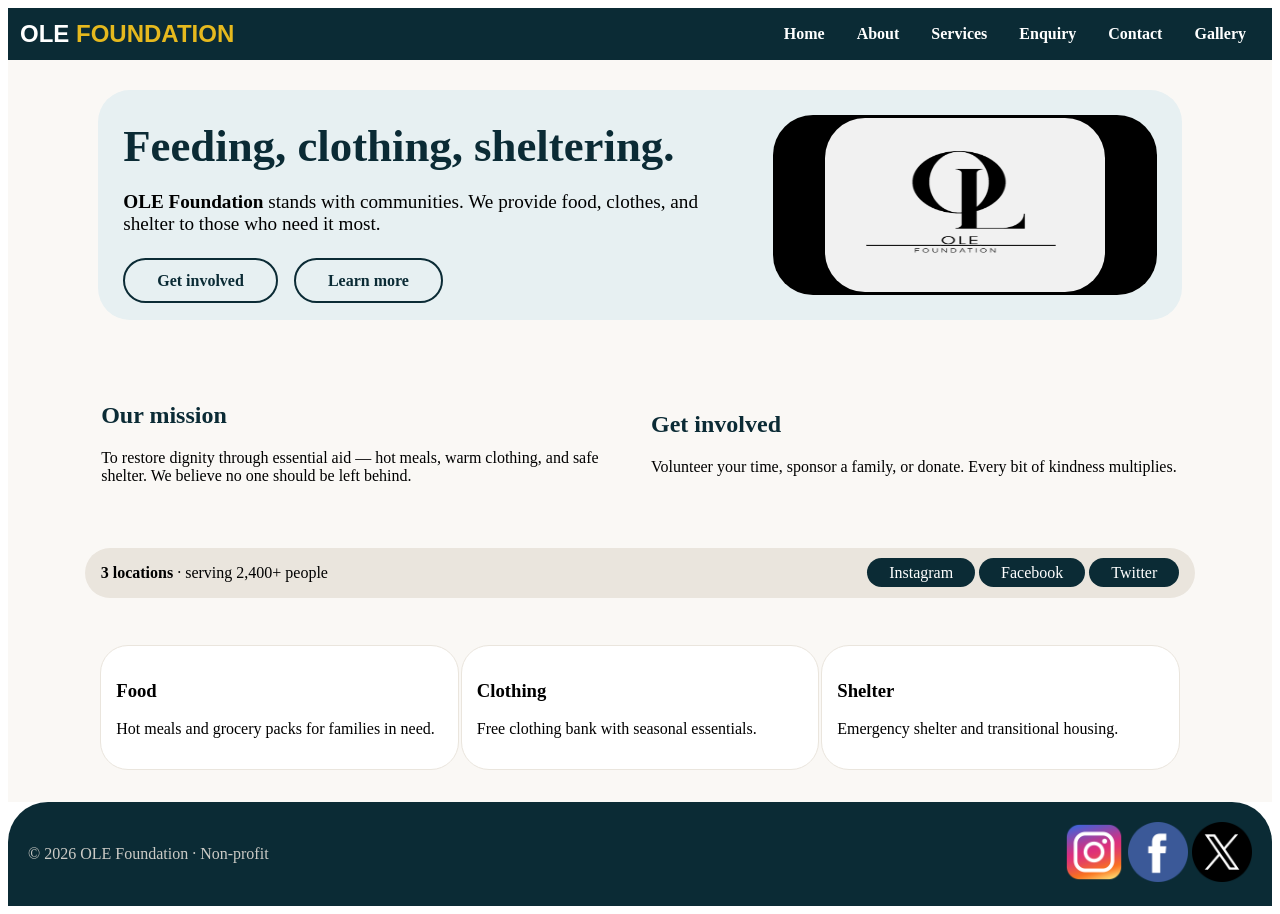
<file: index.html>
<!DOCTYPE html>
<html lang="en">
<head>
  <meta charset="UTF-8">
  <meta name="viewport" content="width=device-width, initial-scale=1.0">
  <title>OLE Foundation · Home</title>
  <!-- pure HTML, no CSS, no JavaScript — only structural elements and inline attributes -->
</head>
<body>

  <!-- ===== HEADER & NAVIGATION ===== -->
  <header>
    <table width="100%" cellpadding="12" cellspacing="0" bgcolor="#0b2b35">
      <tr>
        <td width="40%">
          <font color="white" size="5" face="Arial"><b>OLE <font color="#e6b91e">FOUNDATION</font></b></font>
        </td>
        <td align="right">
        
          <a href="index.html" style="color:white; text-decoration:none; padding:0 14px; font-weight:bold;">Home</a>
          <a href="about.html" style="color:white; text-decoration:none; padding:0 14px; font-weight:bold;">About</a>
          <a href="services.html" style="color:white; text-decoration:none; padding:0 14px; font-weight:bold;">Services</a>
          <a href="enquiry.html" style="color:white; text-decoration:none; padding:0 14px; font-weight:bold;">Enquiry</a>
          <a href="Contact.html" style="color:white; text-decoration:none; padding:0 14px; font-weight:bold;">Contact</a>
          <a href="gallery.html" style="color:white; text-decoration:none; padding:0 14px; font-weight:bold;">Gallery</a>
          
        </td>
      </tr>
    </table>
  </header>

  <!-- ===== HOMEPAGE CONTENT ===== -->
  <main>
    <!-- hero section -->
    <table width="100%" cellpadding="30" cellspacing="0" bgcolor="#faf8f5">
      <tr>
        <td align="center">
          <table width="90%" cellpadding="25" cellspacing="0" bgcolor="#e7f0f2" style="border-radius:32px;">
            <tr>
              <td width="60%">
                <h1 style="color:#0b2b35; font-size:2.8rem; margin:0 0 8px 0;">Feeding, clothing, sheltering.</h1>
                <p style="font-size:1.2rem;"><strong>OLE Foundation</strong> stands with communities. We provide food, clothes, and shelter to those who need it most.</p>
                <br>
                <!-- call to action buttons -->
                <a href="enquiry.html" style="background:transparent; color:#0b2b35; padding:12px 32px; border-radius:60px; text-decoration:none; font-weight:bold; border:2px solid #0b2b35">Get involved</a>
                &nbsp;&nbsp;
                <a href="about.html" style="background:transparent; color:#0b2b35; padding:12px 32px; border-radius:60px; text-decoration:none; font-weight:bold; border:2px solid #0b2b35;">Learn more</a>
              </td>
              <td width="40%" align="center">
                <!-- hero image placeholder (pure HTML) -->
                <table width="100%" height="180"  style="background-color: black; display: flex; border-radius:40px; justify-content: center;">
                  <tr aria-orientation="horizontal" style="align-items: center;">
                    <td><img src="images/Screenshot 2026-08-13 101041.png" height="174" width="280" style="border-radius: 40px;" /></td>
                  </tr>
                </table>
              </td>
            </tr>
          </table>
        </td>
      </tr>
    </table>

    <!-- mission & get involved row -->
    <table width="100%" cellpadding="20" cellspacing="0" bgcolor="#faf8f5">
      <tr>
        <td align="center">
          <table width="90%" cellpadding="10">
            <tr>
              <td width="50%">
                <h2 style="color:#0b2b35;">Our mission</h2>
                <p>To restore dignity through essential aid — hot meals, warm clothing, and safe shelter. We believe no one should be left behind.</p>
              </td>
              <td width="50%">
                <h2 style="color:#0b2b35;">Get involved</h2>
                <p>Volunteer your time, sponsor a family, or donate. Every bit of kindness multiplies.</p>
              </td>
            </tr>
          </table>
        </td>
      </tr>
    </table>

    <!-- social proof / quick info bar -->
    <table width="100%" cellpadding="15" cellspacing="0" bgcolor="#faf8f5">
      <tr>
        <td align="center">
          <table width="90%" cellpadding="14" bgcolor="#eae5dd" style="border-radius:60px;">
            <tr>
              <td><strong>3 locations</strong> · serving 2,400+ people</td>
              <td align="right">
                <a href="https://www.instagram.com/accounts/login/?hl=en" style="background:#0b2b35; color:white; padding:6px 22px; border-radius:60px; text-decoration:none;">Instagram</a>
                <a href="https://web.facebook.com/?_rdc=1&_rdr#" style="background:#0b2b35; color:white; padding:6px 22px; border-radius:60px; text-decoration:none;">Facebook</a>
                <a href="https://x.com/" style="background:#0b2b35; color:white; padding:6px 22px; border-radius:60px; text-decoration:none;">Twitter</a>
              </td>
            </tr>
          </table>
        </td>
      </tr>
    </table>

    <!-- extra: core values / short highlights (optional but adds structure) -->
    <table width="100%" cellpadding="30" cellspacing="0" bgcolor="#faf8f5">
      <tr>
        <td align="center">
          <table width="90%" cellpadding="15">
            <tr>
              <td width="33%" bgcolor="white" style="border-radius:28px; border:1px solid #eae5dd;">
                <h3>Food</h3>
                <p>Hot meals and grocery packs for families in need.</p>
              </td>
              <td width="33%" bgcolor="white" style="border-radius:28px; border:1px solid #eae5dd;">
                <h3>Clothing</h3>
                <p>Free clothing bank with seasonal essentials.</p>
              </td>
              <td width="33%" bgcolor="white" style="border-radius:28px; border:1px solid #eae5dd;">
                <h3>Shelter</h3>
                <p>Emergency shelter and transitional housing.</p>
              </td>
            </tr>
          </table>
        </td>
      </tr>
    </table>
  </main>

  <!-- ===== FOOTER ===== -->
  <footer>
    <table width="100%" cellpadding="20" cellspacing="0" bgcolor="#0b2b35" style="border-radius:40px 40px 0 0;">
      <tr>
        <td width="50%">
          <font color="#cccbc6">© 2026 OLE Foundation · Non-profit</font>
        </td>
        <td align="right">
          <img src="images/instagram.png" height="60" width="60" onclick="window.location.href='https://www.instagram.com/accounts/login/?hl=en'"/>
          <img src="images/facebook.png" height="60" width="60" onclick="window.location.href='https://web.facebook.com/?_rdc=1&_rdr#'"/>
          <img src="images/twitter.png" height="60" width="60" onclick="window.location.href='https://x.com/'"/>
          
        </td>
      </tr>
    </table>
  </footer>

</body>
</html>
</file>
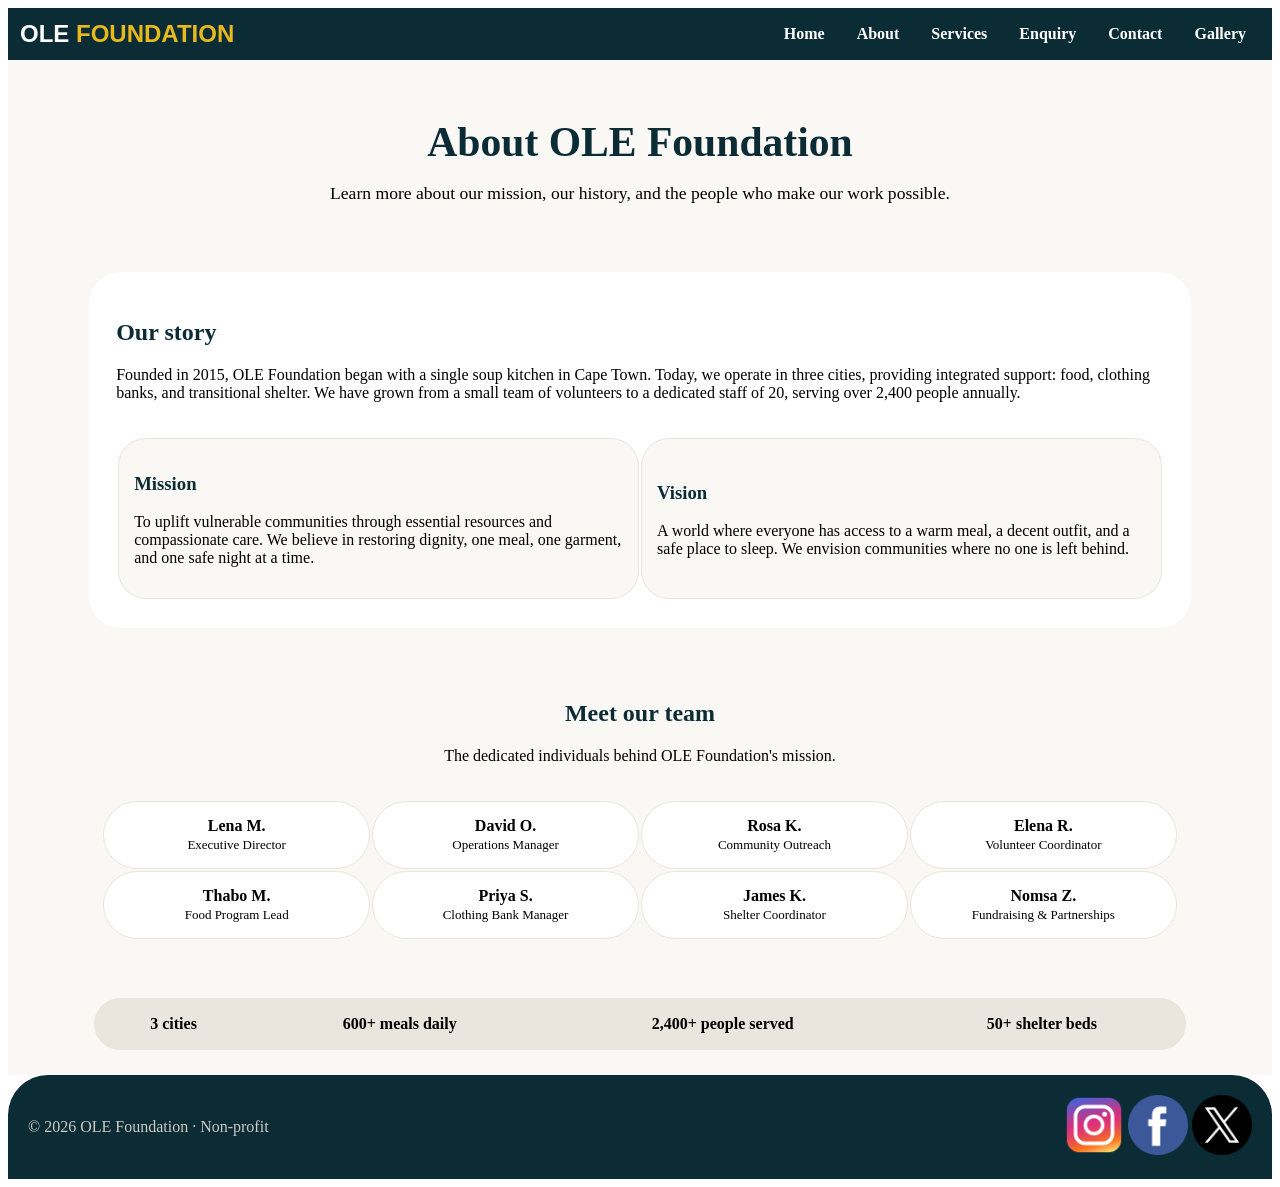
<file: about.html>
<!DOCTYPE html>
<html lang="en">
<head>
    <meta charset="UTF-8">
    <meta name="viewport" content="width=device-width, initial-scale=1.0">
    <title>OLE Foundation · About</title>
    <!-- pure HTML, no CSS, no JavaScript — only structural elements and inline attributes -->
</head>
<body>

    <!-- ===== HEADER & NAVIGATION ===== -->
    <header>
        <table width="100%" cellpadding="12" cellspacing="0" bgcolor="#0b2b35">
            <tr>
                <td width="40%">
                    <font color="white" size="5" face="Arial"><b>OLE <font color="#e6b91e">FOUNDATION</font></b></font>
                </td>
                <td align="right">
                    <a href="index.html" style="color:white; text-decoration:none; padding:0 14px; font-weight:bold;">Home</a>
          <a href="about.html" style="color:white; text-decoration:none; padding:0 14px; font-weight:bold;">About</a>
          <a href="services.html" style="color:white; text-decoration:none; padding:0 14px; font-weight:bold;">Services</a>
          <a href="enquiry.html" style="color:white; text-decoration:none; padding:0 14px; font-weight:bold;">Enquiry</a>
          <a href="Contact.html" style="color:white; text-decoration:none; padding:0 14px; font-weight:bold;">Contact</a>
          <a href="gallery.html" style="color:white; text-decoration:none; padding:0 14px; font-weight:bold;">Gallery</a>
           </td>
                </td>
            </tr>
        </table>
    </header>

    <!-- ===== ABOUT PAGE CONTENT ===== -->
    <main>
        <!-- page title & intro -->
        <table width="100%" cellpadding="30" cellspacing="0" bgcolor="#faf8f5">
            <tr>
                <td align="center">
                    <h1 style="color:#0b2b35; font-size:2.6rem; margin-bottom:10px;">About OLE Foundation</h1>
                    <p style="font-size:1.1rem; max-width:800px;">Learn more about our mission, our history, and the people who make our work possible.</p>
                </td>
            </tr>
        </table>

        <!-- story + mission/vision -->
        <table width="100%" cellpadding="20" cellspacing="0" bgcolor="#faf8f5">
            <tr>
                <td align="center">
                    <table width="90%" bgcolor="white" cellpadding="25" style="border-radius:32px;">
                        <tr>
                            <td>
                                <h2 style="color:#0b2b35;">Our story</h2>
                                <p>Founded in 2015, OLE Foundation began with a single soup kitchen in Cape Town. Today, we operate in three cities, providing integrated support: food, clothing banks, and transitional shelter. We have grown from a small team of volunteers to a dedicated staff of 20, serving over 2,400 people annually.</p>
                                <br>
                                <table width="100%" cellpadding="15">
                                    <tr>
                                        <td width="50%" bgcolor="#faf8f5" style="border-radius:28px; border:1px solid #eae5dd;">
                                            <h3 style="color:#0b2b35;">Mission</h3>
                                            <p>To uplift vulnerable communities through essential resources and compassionate care. We believe in restoring dignity, one meal, one garment, and one safe night at a time.</p>
                                        </td>
                                        <td width="50%" bgcolor="#faf8f5" style="border-radius:28px; border:1px solid #eae5dd;">
                                            <h3 style="color:#0b2b35;">Vision</h3>
                                            <p>A world where everyone has access to a warm meal, a decent outfit, and a safe place to sleep. We envision communities where no one is left behind.</p>
                                        </td>
                                    </tr>
                                </table>
                            </td>
                        </tr>
                    </table>
                </td>
            </tr>
        </table>

        <!-- team section -->
        <table width="100%" cellpadding="20" cellspacing="0" bgcolor="#faf8f5">
            <tr>
                <td align="center">
                    <table width="90%" cellpadding="10">
                        <tr>
                            <td>
                                <h2 style="color:#0b2b35; text-align:center;">Meet our team</h2>
                                <p style="text-align:center;">The dedicated individuals behind OLE Foundation's mission.</p>
                                <br>
                                <!-- team members in a table -->
                                <table width="100%" cellpadding="12">
                                    <tr>
                                        <td width="25%" align="center" bgcolor="white" style="border-radius:60px; border:1px solid #eae5dd; padding:15px 5px;">
                                            
                                            <strong>Lena M.</strong><br>
                                            <font size="2">Executive Director</font>
                                        </td>
                                        <td width="25%" align="center" bgcolor="white" style="border-radius:60px; border:1px solid #eae5dd; padding:15px 5px;">
                                            
                                            <strong>David O.</strong><br>
                                            <font size="2">Operations Manager</font>
                                        </td>
                                        <td width="25%" align="center" bgcolor="white" style="border-radius:60px; border:1px solid #eae5dd; padding:15px 5px;">
                                            
                                            <strong>Rosa K.</strong><br>
                                            <font size="2">Community Outreach</font>
                                        </td>
                                        <td width="25%" align="center" bgcolor="white" style="border-radius:60px; border:1px solid #eae5dd; padding:15px 5px;">
                                            
                                            <strong>Elena R.</strong><br>
                                            <font size="2">Volunteer Coordinator</font>
                                        </td>
                                    </tr>
                                    <tr>
                                        <td align="center" bgcolor="white" style="border-radius:60px; border:1px solid #eae5dd; padding:15px 5px;">
                                            
                                            <strong>Thabo M.</strong><br>
                                            <font size="2">Food Program Lead</font>
                                        </td>
                                        <td align="center" bgcolor="white" style="border-radius:60px; border:1px solid #eae5dd; padding:15px 5px;">
                                            
                                            <strong>Priya S.</strong><br>
                                            <font size="2">Clothing Bank Manager</font>
                                        </td>
                                        <td align="center" bgcolor="white" style="border-radius:60px; border:1px solid #eae5dd; padding:15px 5px;">
                                            
                                            <strong>James K.</strong><br>
                                            <font size="2">Shelter Coordinator</font>
                                        </td>
                                        <td align="center" bgcolor="white" style="border-radius:60px; border:1px solid #eae5dd; padding:15px 5px;">
                                            
                                            <strong>Nomsa Z.</strong><br>
                                            <font size="2">Fundraising &amp; Partnerships</font>
                                        </td>
                                    </tr>
                                </table>
                            </td>
                        </tr>
                    </table>
                </td>
            </tr>
        </table>

        <!-- impact / stats section (extra) -->
        <table width="100%" cellpadding="25" cellspacing="0" bgcolor="#faf8f5">
            <tr>
                <td align="center">
                    <table width="90%" cellpadding="15" bgcolor="#eae5dd" style="border-radius:60px;">
                        <tr>
                            <td align="center"><strong> 3 cities</strong></td>
                            <td align="center"><strong> 600+ meals daily</strong></td>
                            <td align="center"><strong> 2,400+ people served</strong></td>
                            <td align="center"><strong> 50+ shelter beds</strong></td>
                        </tr>
                    </table>
                </td>
            </tr>
        </table>
    </main>

    <!-- ===== FOOTER ===== -->
    <footer>
        <table width="100%" cellpadding="20" cellspacing="0" bgcolor="#0b2b35" style="border-radius:40px 40px 0 0;">
            <tr>
                <td width="50%">
                    <font color="#cccbc6">© 2026 OLE Foundation · Non-profit</font>
                </td>
               <td align="right">
          <img src="images/instagram.png" height="60" width="60" onclick="window.location.href='https://www.instagram.com/accounts/login/?hl=en'"/>
          <img src="images/facebook.png" height="60" width="60" onclick="window.location.href='https://web.facebook.com/?_rdc=1&_rdr#'"/>
          <img src="images/twitter.png" height="60" width="60" onclick="window.location.href='https://x.com/'"/>
          
        </td>
            </tr>
        </table>
    </footer>

</body>
</html>
</file>
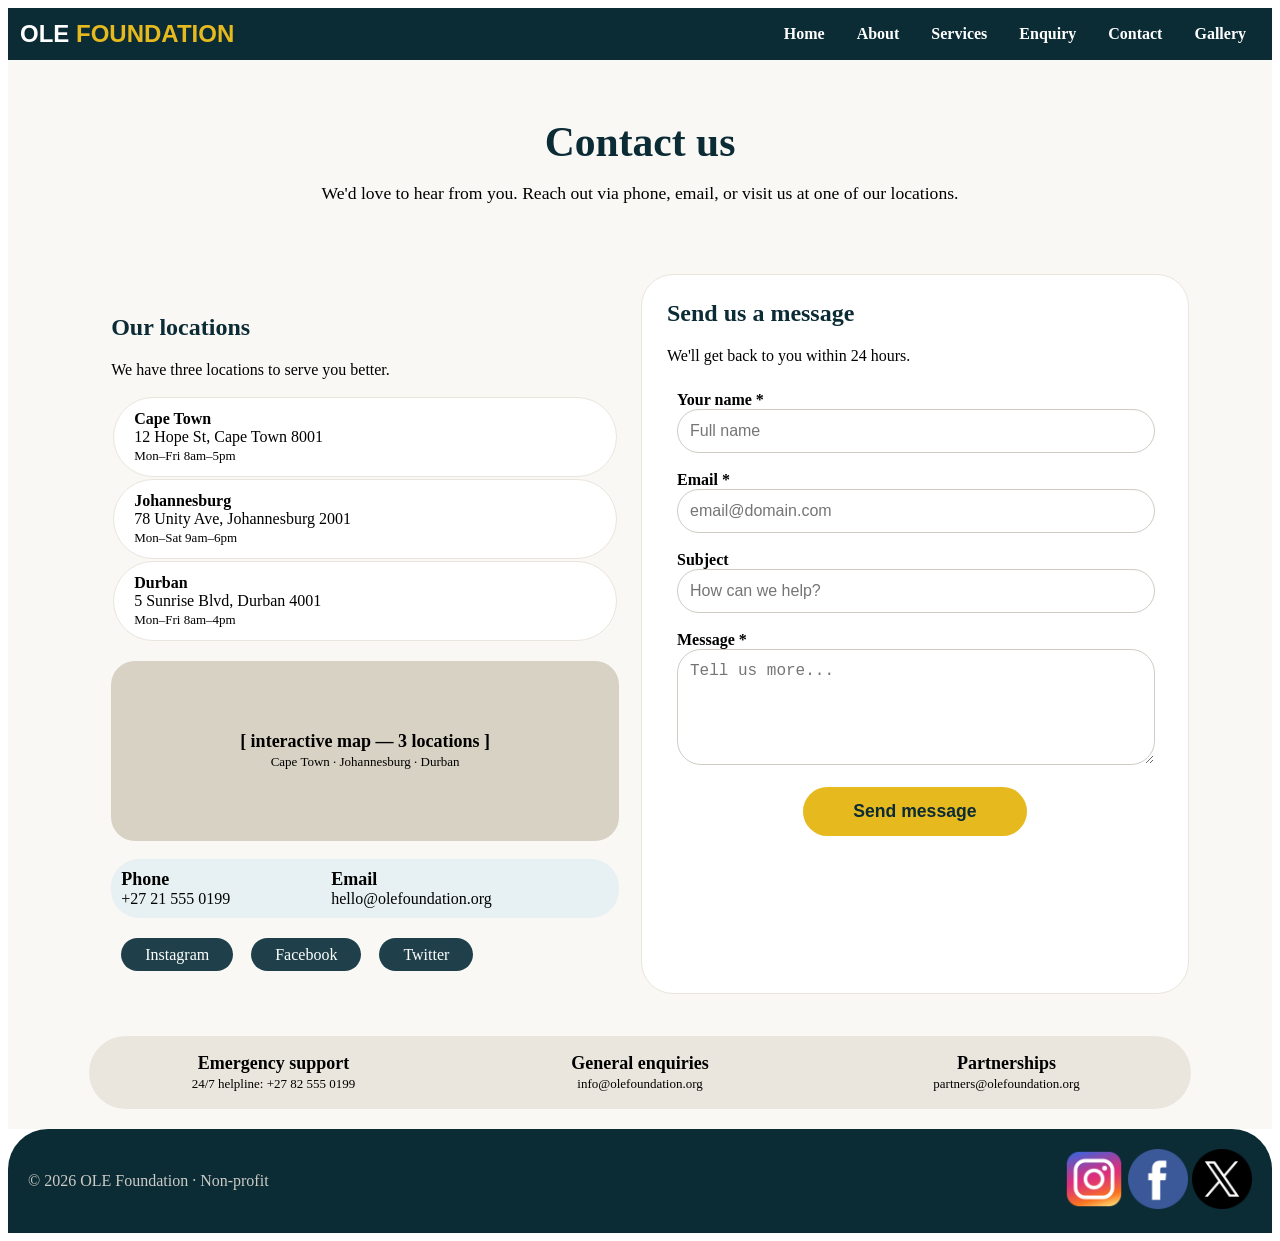
<file: Contact.html>
<!DOCTYPE html>
<html lang="en">
<head>
    <meta charset="UTF-8">
    <meta name="viewport" content="width=device-width, initial-scale=1.0">
    <title>OLE Foundation · Contact</title>
    <!-- pure HTML, no CSS, no JavaScript — only structural elements and inline attributes -->
</head>
<body>

    <!-- ===== HEADER & NAVIGATION ===== -->
    <header>
        <table width="100%" cellpadding="12" cellspacing="0" bgcolor="#0b2b35">
            <tr>
                <td width="40%">
                    <font color="white" size="5" face="Arial"><b>OLE <font color="#e6b91e">FOUNDATION</font></b></font>
                </td>
                <td align="right">
                     <a href="index.html" style="color:white; text-decoration:none; padding:0 14px; font-weight:bold;">Home</a>
          <a href="about.html" style="color:white; text-decoration:none; padding:0 14px; font-weight:bold;">About</a>
          <a href="services.html" style="color:white; text-decoration:none; padding:0 14px; font-weight:bold;">Services</a>
          <a href="enquiry.html" style="color:white; text-decoration:none; padding:0 14px; font-weight:bold;">Enquiry</a>
          <a href="Contact.html" style="color:white; text-decoration:none; padding:0 14px; font-weight:bold;">Contact</a>
          <a href="gallery.html" style="color:white; text-decoration:none; padding:0 14px; font-weight:bold;">Gallery</a>
           </td>
                </td>
            </tr>
        </table>
    </header>

    <!-- ===== CONTACT PAGE CONTENT ===== -->
    <main>

        <!-- page title -->
        <table width="100%" cellpadding="30" cellspacing="0" bgcolor="#faf8f5">
            <tr>
                <td align="center">
                    <h1 style="color:#0b2b35; font-size:2.6rem; margin-bottom:6px;">Contact us</h1>
                    <p style="font-size:1.1rem;">We'd love to hear from you. Reach out via phone, email, or visit us at one of our locations.</p>
                </td>
            </tr>
        </table>

        <!-- main contact section: locations + form -->
        <table width="100%" cellpadding="20" cellspacing="0" bgcolor="#faf8f5">
            <tr>
                <td align="center">
                    <table width="90%" cellpadding="20">
                        <tr valign="top">
                            <!-- left column: locations & contact info -->
                            <td width="50%">
                                <h2 style="color:#0b2b35;">Our locations</h2>
                                <p>We have three locations to serve you better.</p>

                                <!-- location cards -->
                                <table width="100%" cellpadding="10">
                                    <tr>
                                        <td bgcolor="white" style="border-radius:60px; border:1px solid #eae5dd; padding:12px 20px;">
                                            <b>Cape Town</b><br>
                                            12 Hope St, Cape Town 8001<br>
                                            <font size="2">Mon–Fri 8am–5pm</font>
                                        </td>
                                    </tr>
                                    <tr>
                                        <td bgcolor="white" style="border-radius:60px; border:1px solid #eae5dd; padding:12px 20px;">
                                            <b>Johannesburg</b><br>
                                            78 Unity Ave, Johannesburg 2001<br>
                                            <font size="2">Mon–Sat 9am–6pm</font>
                                        </td>
                                    </tr>
                                    <tr>
                                        <td bgcolor="white" style="border-radius:60px; border:1px solid #eae5dd; padding:12px 20px;">
                                            <b>Durban</b><br>
                                            5 Sunrise Blvd, Durban 4001<br>
                                            <font size="2">Mon–Fri 8am–4pm</font>
                                        </td>
                                    </tr>
                                </table>

                                <!-- map placeholder -->
                                <br>
                                <table width="100%" height="180" bgcolor="#d8d2c4" style="border-radius:24px;">
                                    <tr>
                                        <td align="center">
                                            <font size="4"><b>[ interactive map — 3 locations ]</b></font><br>
                                            <font size="2">Cape Town · Johannesburg · Durban</font>
                                        </td>
                                    </tr>
                                </table>

                                <!-- contact details -->
                                <br>
                                <table width="100%" cellpadding="8" bgcolor="#e7f0f2" style="border-radius:28px;">
                                    <tr>
                                        <td>
                                            <font size="4"><b>Phone</b></font><br>
                                            +27 21 555 0199
                                        </td>
                                        <td>
                                            <font size="4"><b>Email</b></font><br>
                                            hello@olefoundation.org
                                        </td>
                                    </tr>
                                </table>

                                <!-- social media links -->
                                <br>
                                <table cellpadding="8">
                                    <tr>
                                        <td><a href="https://www.instagram.com/accounts/login/?hl=en" style="background:#1f404b; color:white; padding:8px 24px; border-radius:60px; text-decoration:none;">Instagram</a></td>
                                        <td><a href="https://web.facebook.com/?_rdc=1&_rdr#" style="background:#1f404b; color:white; padding:8px 24px; border-radius:60px; text-decoration:none;">Facebook</a></td>
                                        <td><a href="https://x.com/" style="background:#1f404b; color:white; padding:8px 24px; border-radius:60px; text-decoration:none;">Twitter</a></td>
                                        
                                    </tr>
                                </table>
                            </td>

                            <!-- right column: contact form -->
                            <td width="50%" bgcolor="white" style="border-radius:32px; padding:25px; border:1px solid #eae5dd;">
                                <h2 style="color:#0b2b35; margin-top:0;">Send us a message</h2>
                                <p>We'll get back to you within 24 hours.</p>

                                <form>
                                    <table width="100%" cellpadding="8">
                                        <tr>
                                            <td>
                                                <label><b>Your name *</b></label><br>
                                                <input type="text" placeholder="Full name" style="width:95%; padding:12px; border-radius:40px; border:1px solid #d0ccc4; font-size:1rem;" required>
                                            </td>
                                        </tr>
                                        <tr>
                                            <td>
                                                <label><b>Email *</b></label><br>
                                                <input type="email" placeholder="email@domain.com" style="width:95%; padding:12px; border-radius:40px; border:1px solid #d0ccc4; font-size:1rem;" required>
                                            </td>
                                        </tr>
                                        <tr>
                                            <td>
                                                <label><b>Subject</b></label><br>
                                                <input type="text" placeholder="How can we help?" style="width:95%; padding:12px; border-radius:40px; border:1px solid #d0ccc4; font-size:1rem;">
                                            </td>
                                        </tr>
                                        <tr>
                                            <td>
                                                <label><b>Message *</b></label><br>
                                                <textarea rows="5" placeholder="Tell us more..." style="width:95%; padding:12px; border-radius:24px; border:1px solid #d0ccc4; font-size:1rem; resize:vertical;" required></textarea>
                                            </td>
                                        </tr>
                                        <tr>
                                            <td align="center">
                                                <button type="submit" style="background:#e6b91e; color:#0b2b35; padding:14px 50px; border-radius:60px; border:none; font-weight:bold; font-size:1.1rem; cursor:pointer;">Send message</button>
                                            </td>
                                        </tr>
                                    </table>
                                </form>
                            </td>
                        </tr>
                    </table>
                </td>
            </tr>
        </table>

        <!-- quick help / emergency contact -->
        <table width="100%" cellpadding="20" cellspacing="0" bgcolor="#faf8f5">
            <tr>
                <td align="center">
                    <table width="90%" cellpadding="15" bgcolor="#eae5dd" style="border-radius:60px;">
                        <tr>
                            <td align="center" width="33%">
                                <font size="4"><b>Emergency support</b></font><br>
                                <font size="2">24/7 helpline: +27 82 555 0199</font>
                            </td>
                            <td align="center" width="33%">
                                <font size="4"><b>General enquiries</b></font><br>
                                <font size="2">info@olefoundation.org</font>
                            </td>
                            <td align="center" width="33%">
                                <font size="4"><b>Partnerships</b></font><br>
                                <font size="2">partners@olefoundation.org</font>
                            </td>
                        </tr>
                    </table>
                </td>
            </tr>
        </table>

    </main>

    <!-- ===== FOOTER ===== -->
    <footer>
        <table width="100%" cellpadding="20" cellspacing="0" bgcolor="#0b2b35" style="border-radius:40px 40px 0 0;">
            <tr>
                <td width="50%">
                    <font color="#cccbc6">© 2026 OLE Foundation · Non-profit</font>
                </td>
                <td align="right">
          <img src="images/instagram.png" height="60" width="60" onclick="window.location.href='https://www.instagram.com/accounts/login/?hl=en'"/>
          <img src="images/facebook.png" height="60" width="60" onclick="window.location.href='https://web.facebook.com/?_rdc=1&_rdr#'"/>
          <img src="images/twitter.png" height="60" width="60" onclick="window.location.href='https://x.com/'"/>
          
        </td>
            </tr>
        </table>
    </footer>

</body>
</html>
</file>
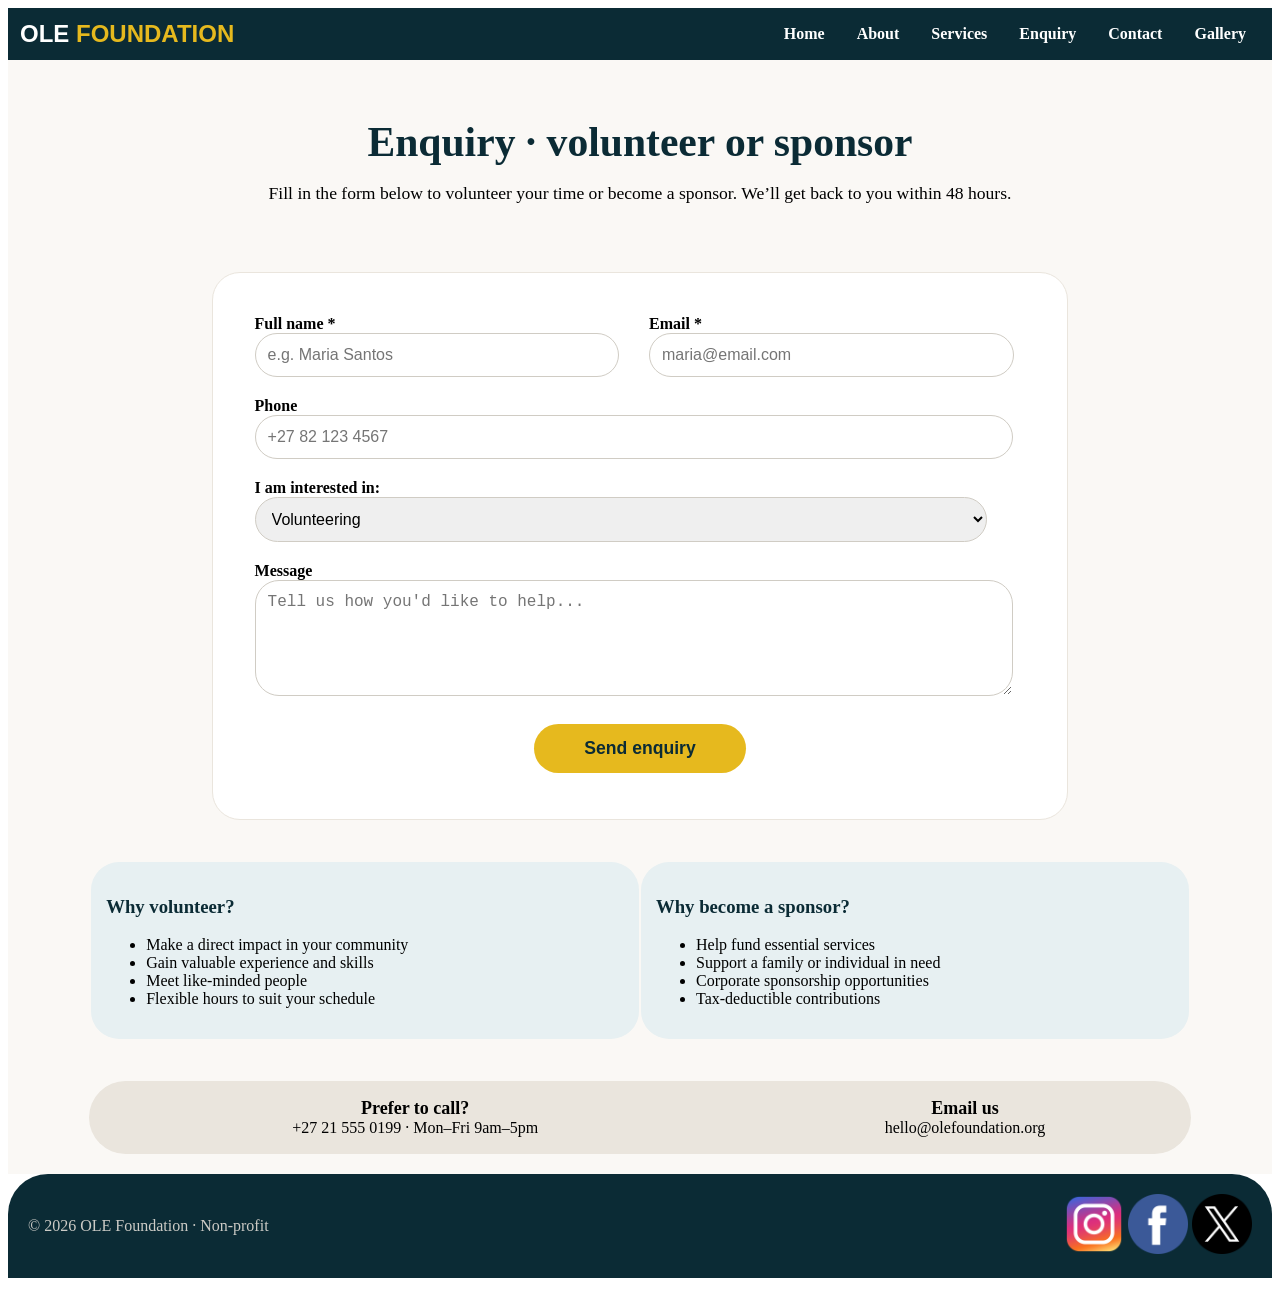
<file: enquiry.html>
<!DOCTYPE html>
<html lang="en">
<head>
    <meta charset="UTF-8">
    <meta name="viewport" content="width=device-width, initial-scale=1.0">
    <title>OLE Foundation · Enquiry</title>
    <!-- pure HTML, no CSS, no JavaScript — only structural elements and inline attributes -->
</head>
<body>

    <!-- ===== HEADER & NAVIGATION ===== -->
    <header>
        <table width="100%" cellpadding="12" cellspacing="0" bgcolor="#0b2b35">
            <tr>
                <td width="40%">
                    <font color="white" size="5" face="Arial"><b>OLE <font color="#e6b91e">FOUNDATION</font></b></font>
                </td>
                <td align="right">
                     <a href="index.html" style="color:white; text-decoration:none; padding:0 14px; font-weight:bold;">Home</a>
          <a href="about.html" style="color:white; text-decoration:none; padding:0 14px; font-weight:bold;">About</a>
          <a href="services.html" style="color:white; text-decoration:none; padding:0 14px; font-weight:bold;">Services</a>
          <a href="enquiry.html" style="color:white; text-decoration:none; padding:0 14px; font-weight:bold;">Enquiry</a>
          <a href="Contact.html" style="color:white; text-decoration:none; padding:0 14px; font-weight:bold;">Contact</a>
          <a href="gallery.html" style="color:white; text-decoration:none; padding:0 14px; font-weight:bold;">Gallery</a>
            </td>
                </td>
            </tr>
        </table>
    </header>

    <!-- ===== ENQUIRY PAGE CONTENT ===== -->
    <main>

        <!-- page title -->
        <table width="100%" cellpadding="30" cellspacing="0" bgcolor="#faf8f5">
            <tr>
                <td align="center">
                    <h1 style="color:#0b2b35; font-size:2.6rem; margin-bottom:6px;">Enquiry · volunteer or sponsor</h1>
                    <p style="font-size:1.1rem;">Fill in the form below to volunteer your time or become a sponsor. We’ll get back to you within 48 hours.</p>
                </td>
            </tr>
        </table>

        <!-- enquiry form -->
        <table width="100%" cellpadding="20" cellspacing="0" bgcolor="#faf8f5">
            <tr>
                <td align="center">
                    <table width="70%" bgcolor="white" cellpadding="30" style="border-radius:28px; border:1px solid #eae5dd;">
                        <tr>
                            <td>
                                <form>

                                    <!-- row 1: full name & email -->
                                    <table width="100%" cellpadding="8">
                                        <tr>
                                            <td width="50%">
                                                <label><b>Full name *</b></label><br>
                                                <input type="text" placeholder="e.g. Maria Santos" style="width:90%; padding:12px; border-radius:40px; border:1px solid #d0ccc4; font-size:1rem;" required>
                                            </td>
                                            <td width="50%">
                                                <label><b>Email *</b></label><br>
                                                <input type="email" placeholder="maria@email.com" style="width:90%; padding:12px; border-radius:40px; border:1px solid #d0ccc4; font-size:1rem;" required>
                                            </td>
                                        </tr>
                                    </table>

                                    <!-- phone -->
                                    <table width="100%" cellpadding="8">
                                        <tr>
                                            <td>
                                                <label><b>Phone</b></label><br>
                                                <input type="tel" placeholder="+27 82 123 4567" style="width:95%; padding:12px; border-radius:40px; border:1px solid #d0ccc4; font-size:1rem;">
                                            </td>
                                        </tr>
                                    </table>

                                    <!-- interest dropdown -->
                                    <table width="100%" cellpadding="8">
                                        <tr>
                                            <td>
                                                <label><b>I am interested in:</b></label><br>
                                                <select style="width:95%; padding:12px; border-radius:40px; border:1px solid #d0ccc4; font-size:1rem;">
                                                    <option>Volunteering</option>
                                                    <option>Becoming a sponsor</option>
                                                    <option>Both</option>
                                                    <option>General enquiry</option>
                                                </select>
                                            </td>
                                        </tr>
                                    </table>

                                    <!-- message -->
                                    <table width="100%" cellpadding="8">
                                        <tr>
                                            <td>
                                                <label><b>Message</b></label><br>
                                                <textarea rows="5" placeholder="Tell us how you'd like to help..." style="width:95%; padding:12px; border-radius:24px; border:1px solid #d0ccc4; font-size:1rem; resize:vertical;"></textarea>
                                            </td>
                                        </tr>
                                    </table>

                                    <!-- submit button -->
                                    <table width="100%" cellpadding="12">
                                        <tr>
                                            <td align="center">
                                                <button type="submit" style="background:#e6b91e; color:#0b2b35; padding:14px 50px; border-radius:60px; border:none; font-weight:bold; font-size:1.1rem; cursor:pointer;">Send enquiry</button>
                                            </td>
                                        </tr>
                                    </table>

                                </form>
                            </td>
                        </tr>
                    </table>
                </td>
            </tr>
        </table>

        <!-- additional info: why volunteer or sponsor -->
        <table width="100%" cellpadding="20" cellspacing="0" bgcolor="#faf8f5">
            <tr>
                <td align="center">
                    <table width="90%" cellpadding="15">
                        <tr>
                            <td width="50%" bgcolor="#e7f0f2" style="border-radius:28px;">
                                <h3 style="color:#0b2b35;">Why volunteer?</h3>
                                <ul>
                                    <li>Make a direct impact in your community</li>
                                    <li>Gain valuable experience and skills</li>
                                    <li>Meet like-minded people</li>
                                    <li>Flexible hours to suit your schedule</li>
                                </ul>
                            </td>
                            <td width="50%" bgcolor="#e7f0f2" style="border-radius:28px;">
                                <h3 style="color:#0b2b35;">Why become a sponsor?</h3>
                                <ul>
                                    <li>Help fund essential services</li>
                                    <li>Support a family or individual in need</li>
                                    <li>Corporate sponsorship opportunities</li>
                                    <li>Tax-deductible contributions</li>
                                </ul>
                            </td>
                        </tr>
                    </table>
                </td>
            </tr>
        </table>

        <!-- quick contact alternative -->
        <table width="100%" cellpadding="20" cellspacing="0" bgcolor="#faf8f5">
            <tr>
                <td align="center">
                    <table width="90%" cellpadding="15" bgcolor="#eae5dd" style="border-radius:60px;">
                        <tr>
                            <td align="center">
                                <font size="4"><b>Prefer to call?</b></font><br>
                                <font size="3">+27 21 555 0199 · Mon–Fri 9am–5pm</font>
                            </td>
                            <td align="center">
                                <font size="4"><b>Email us</b></font><br>
                                <font size="3">hello@olefoundation.org</font>
                            </td>
                        </tr>
                    </table>
                </td>
            </tr>
        </table>

    </main>

    <!-- ===== FOOTER ===== -->
    <footer>
        <table width="100%" cellpadding="20" cellspacing="0" bgcolor="#0b2b35" style="border-radius:40px 40px 0 0;">
            <tr>
                <td width="50%">
                    <font color="#cccbc6">© 2026 OLE Foundation · Non-profit</font>
                </td>
                <td align="right">
          <img src="images/instagram.png" height="60" width="60" onclick="window.location.href='https://www.instagram.com/accounts/login/?hl=en'"/>
          <img src="images/facebook.png" height="60" width="60" onclick="window.location.href='https://web.facebook.com/?_rdc=1&_rdr#'"/>
          <img src="images/twitter.png" height="60" width="60" onclick="window.location.href='https://x.com/'"/>
          
        </td>
            </tr>
        </table>
    </footer>

</body>
</html>
</file>
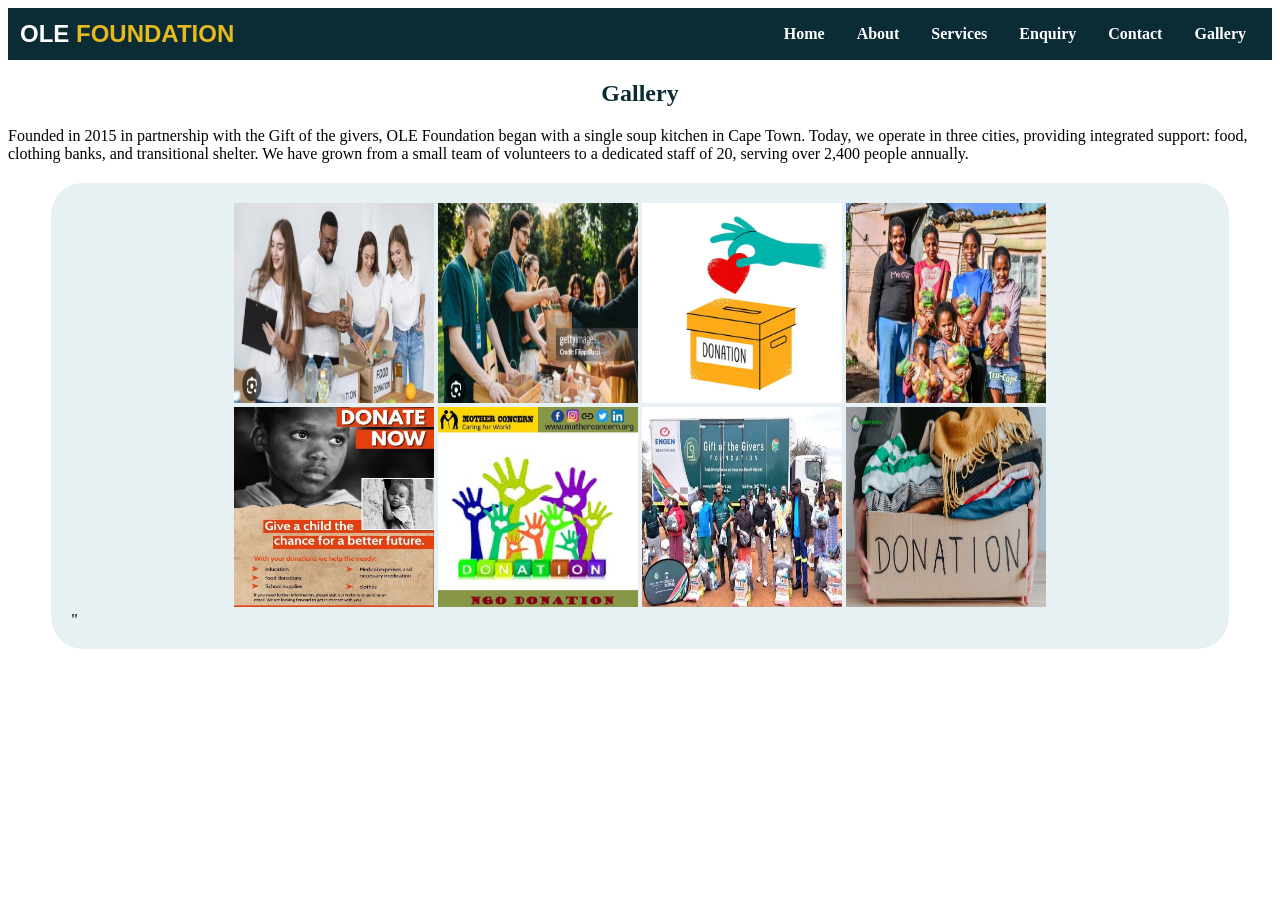
<file: gallery.html>
<!DOCTYPE html>
<html lang="en">
<head>
    <meta charset="UTF-8">
    <meta name="viewport" content="width=device-width, initial-scale=1.0">
    <title>Document</title>
</head>
<body>
    <header>
    <table width="100%" cellpadding="12" cellspacing="0" bgcolor="#0b2b35">
      <tr>
        <td width="40%">
          <font color="white" size="5" face="Arial"><b>OLE <font color="#e6b91e">FOUNDATION</font></b></font>
        </td>
        <td align="right">
        
           <a href="index.html" style="color:white; text-decoration:none; padding:0 14px; font-weight:bold;">Home</a>
          <a href="about.html" style="color:white; text-decoration:none; padding:0 14px; font-weight:bold;">About</a>
          <a href="services.html" style="color:white; text-decoration:none; padding:0 14px; font-weight:bold;">Services</a>
          <a href="enquiry.html" style="color:white; text-decoration:none; padding:0 14px; font-weight:bold;">Enquiry</a>
          <a href="Contact.html" style="color:white; text-decoration:none; padding:0 14px; font-weight:bold;">Contact</a>
          <a href="gallery.html" style="color:white; text-decoration:none; padding:0 14px; font-weight:bold;">Gallery</a>
          
        </td>
      </tr>
    </table>
  </header>

  <h2 style="color:#0b2b35; text-align:center;">Gallery</h2>
 <p>Founded in 2015 in partnership with the Gift of the givers, OLE Foundation began with a single soup kitchen in Cape Town. Today, we operate in three cities, providing integrated support: food, clothing banks, and transitional shelter. We have grown from a small team of volunteers to a dedicated staff of 20, serving over 2,400 people annually.</p>
   <div class="gallery" style="background-color: #e7f0f2; border-radius: 32px; padding: 20px; margin: 20px auto; width: 90%;">
       <div class="firstRow" style="text-align: center;">
            <img src="images/IMG_2221.jpg " alt="packing food parcel" height="200" width="200"/>
            <img src="images/IMG_2222.jpg" alt="serving meals" height="200" width="200"/>
            <img src="images/IMG_2223.JPG" alt="distributing clothing" height="200" width="200"/>
            <img src="images/IMG_2224 (1).JPG" alt="transitional shelter" height="200" width="200"/>
       </div>
       <div class="secondRow" style="text-align: center;">
             <img src="images/IMG_2226.jpg" alt="community event" height="200" width="200"/>
             <img src="images/IMG_2227.JPG" alt="volunteer activity" height="200" width="200"/>
             <img src="images/IMG_2228.JPG" alt="donation drive" height="200" width="200"/>
             <img src="images/IMG_2229.JPG" alt="charity walk" height="200" width="200"/>
       </div>

            
            "

   </div>
    
</body>
</html>
</file>
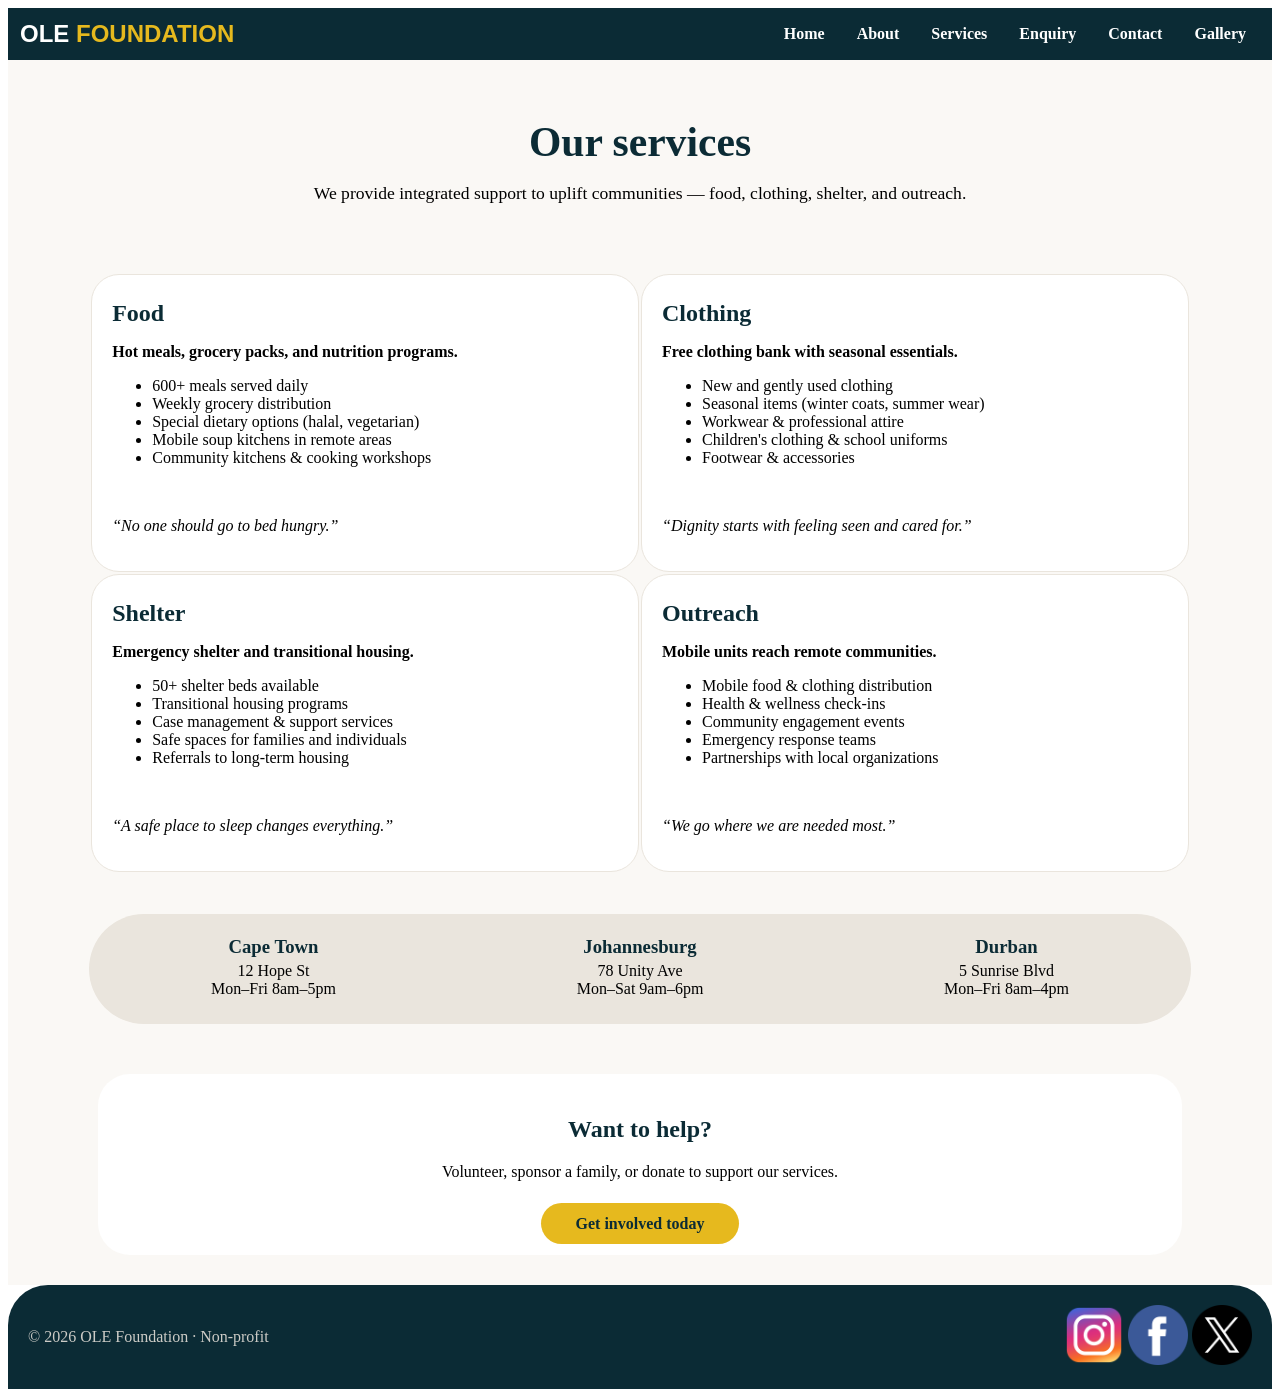
<file: services.html>
<!DOCTYPE html>
<html lang="en">
<head>
    <meta charset="UTF-8">
    <meta name="viewport" content="width=device-width, initial-scale=1.0">
    <title>OLE Foundation · Services</title>
    <!-- pure HTML, no CSS, no JavaScript — only structural elements and inline attributes -->
</head>
<body>

    <!-- ===== HEADER & NAVIGATION ===== -->
    <header>
        <table width="100%" cellpadding="12" cellspacing="0" bgcolor="#0b2b35">
            <tr>
                <td width="40%">
                    <font color="white" size="5" face="Arial"><b>OLE <font color="#e6b91e">FOUNDATION</font></b></font>
                </td>
                <td align="right">
                     <a href="index.html" style="color:white; text-decoration:none; padding:0 14px; font-weight:bold;">Home</a>
          <a href="about.html" style="color:white; text-decoration:none; padding:0 14px; font-weight:bold;">About</a>
          <a href="services.html" style="color:white; text-decoration:none; padding:0 14px; font-weight:bold;">Services</a>
          <a href="enquiry.html" style="color:white; text-decoration:none; padding:0 14px; font-weight:bold;">Enquiry</a>
          <a href="Contact.html" style="color:white; text-decoration:none; padding:0 14px; font-weight:bold;">Contact</a>
          <a href="gallery.html" style="color:white; text-decoration:none; padding:0 14px; font-weight:bold;">Gallery</a>
           </td>
                </td>
            </tr>
        </table>
    </header>

    <!-- ===== SERVICES PAGE CONTENT ===== -->
    <main>

        <!-- page title -->
        <table width="100%" cellpadding="30" cellspacing="0" bgcolor="#faf8f5">
            <tr>
                <td align="center">
                    <h1 style="color:#0b2b35; font-size:2.6rem; margin-bottom:6px;">Our services</h1>
                    <p style="font-size:1.1rem;">We provide integrated support to uplift communities — food, clothing, shelter, and outreach.</p>
                </td>
            </tr>
        </table>

        <!-- service cards in a grid (using tables) -->
        <table width="100%" cellpadding="20" cellspacing="0" bgcolor="#faf8f5">
            <tr>
                <td align="center">
                    <table width="90%" cellpadding="20">
                        <tr>
                            <!-- row 1: food & clothing -->
                            <td width="50%" bgcolor="white" style="border-radius:28px; border:1px solid #eae5dd; vertical-align:top;">
                                
                                <h2 style="color:#0b2b35; margin:5px 0 8px 0;">Food</h2>
                                <p><strong>Hot meals, grocery packs, and nutrition programs.</strong></p>
                                <ul>
                                    <li>600+ meals served daily</li>
                                    <li>Weekly grocery distribution</li>
                                    <li>Special dietary options (halal, vegetarian)</li>
                                    <li>Mobile soup kitchens in remote areas</li>
                                    <li>Community kitchens &amp; cooking workshops</li>
                                </ul>
                                <br>
                                <p><em>“No one should go to bed hungry.”</em></p>
                            </td>
                            <td width="50%" bgcolor="white" style="border-radius:28px; border:1px solid #eae5dd; vertical-align:top;">
                                
                                <h2 style="color:#0b2b35; margin:5px 0 8px 0;">Clothing</h2>
                                <p><strong>Free clothing bank with seasonal essentials.</strong></p>
                                <ul>
                                    <li>New and gently used clothing</li>
                                    <li>Seasonal items (winter coats, summer wear)</li>
                                    <li>Workwear &amp; professional attire</li>
                                    <li>Children's clothing &amp; school uniforms</li>
                                    <li>Footwear &amp; accessories</li>
                                </ul>
                                <br>
                                <p><em>“Dignity starts with feeling seen and cared for.”</em></p>
                            </td>
                        </tr>
                        <tr>
                            <!-- row 2: shelter & outreach -->
                            <td width="50%" bgcolor="white" style="border-radius:28px; border:1px solid #eae5dd; vertical-align:top;">
                                
                                <h2 style="color:#0b2b35; margin:5px 0 8px 0;">Shelter</h2>
                                <p><strong>Emergency shelter and transitional housing.</strong></p>
                                <ul>
                                    <li>50+ shelter beds available</li>
                                    <li>Transitional housing programs</li>
                                    <li>Case management &amp; support services</li>
                                    <li>Safe spaces for families and individuals</li>
                                    <li>Referrals to long-term housing</li>
                                </ul>
                                <br>
                                <p><em>“A safe place to sleep changes everything.”</em></p>
                            </td>
                            <td width="50%" bgcolor="white" style="border-radius:28px; border:1px solid #eae5dd; vertical-align:top;">
                                
                                <h2 style="color:#0b2b35; margin:5px 0 8px 0;">Outreach</h2>
                                <p><strong>Mobile units reach remote communities.</strong></p>
                                <ul>
                                    <li>Mobile food &amp; clothing distribution</li>
                                    <li>Health &amp; wellness check-ins</li>
                                    <li>Community engagement events</li>
                                    <li>Emergency response teams</li>
                                    <li>Partnerships with local organizations</li>
                                </ul>
                                <br>
                                <p><em>“We go where we are needed most.”</em></p>
                            </td>
                        </tr>
                    </table>
                </td>
            </tr>
        </table>

        <!-- additional info: service locations & hours -->
        <table width="100%" cellpadding="20" cellspacing="0" bgcolor="#faf8f5">
            <tr>
                <td align="center">
                    <table width="90%" cellpadding="20" bgcolor="#eae5dd" style="border-radius:60px;">
                        <tr>
                            <td align="center" width="33%">
                                <h3 style="color:#0b2b35; margin:0;">Cape Town</h3>
                                <p style="margin:4px 0;">12 Hope St<br>Mon–Fri 8am–5pm</p>
                            </td>
                            <td align="center" width="33%">
                                <h3 style="color:#0b2b35; margin:0;">Johannesburg</h3>
                                <p style="margin:4px 0;">78 Unity Ave<br>Mon–Sat 9am–6pm</p>
                            </td>
                            <td align="center" width="33%">
                                <h3 style="color:#0b2b35; margin:0;">Durban</h3>
                                <p style="margin:4px 0;">5 Sunrise Blvd<br>Mon–Fri 8am–4pm</p>
                            </td>
                        </tr>
                    </table>
                </td>
            </tr>
        </table>

        <!-- call to action: get involved -->
        <table width="100%" cellpadding="30" cellspacing="0" bgcolor="#faf8f5">
            <tr>
                <td align="center">
                    <table width="90%" cellpadding="20" bgcolor="white" style="border-radius:32px;">
                        <tr>
                            <td align="center">
                                <h2 style="color:#0b2b35;">Want to help?</h2>
                                <p>Volunteer, sponsor a family, or donate to support our services.</p>
                                <br>
                                <a href="enquiry.html" style="background:#e6b91e; color:#0b2b35; padding:12px 35px; border-radius:60px; text-decoration:none; font-weight:bold;">Get involved today</a>
                            </td>
                        </tr>
                    </table>
                </td>
            </tr>
        </table>

    </main>

    <!-- ===== FOOTER ===== -->
    <footer>
        <table width="100%" cellpadding="20" cellspacing="0" bgcolor="#0b2b35" style="border-radius:40px 40px 0 0;">
            <tr>
                <td width="50%">
                    <font color="#cccbc6">© 2026 OLE Foundation · Non-profit</font>
                </td>
                <td align="right">
          <img src="images/instagram.png" height="60" width="60" onclick="window.location.href='https://www.instagram.com/accounts/login/?hl=en'"/>
          <img src="images/facebook.png" height="60" width="60" onclick="window.location.href='https://web.facebook.com/?_rdc=1&_rdr#'"/>
          <img src="images/twitter.png" height="60" width="60" onclick="window.location.href='https://x.com/'"/>
          
        </td>
            </tr>
        </table>
    </footer>

</body>
</html>
</file>
